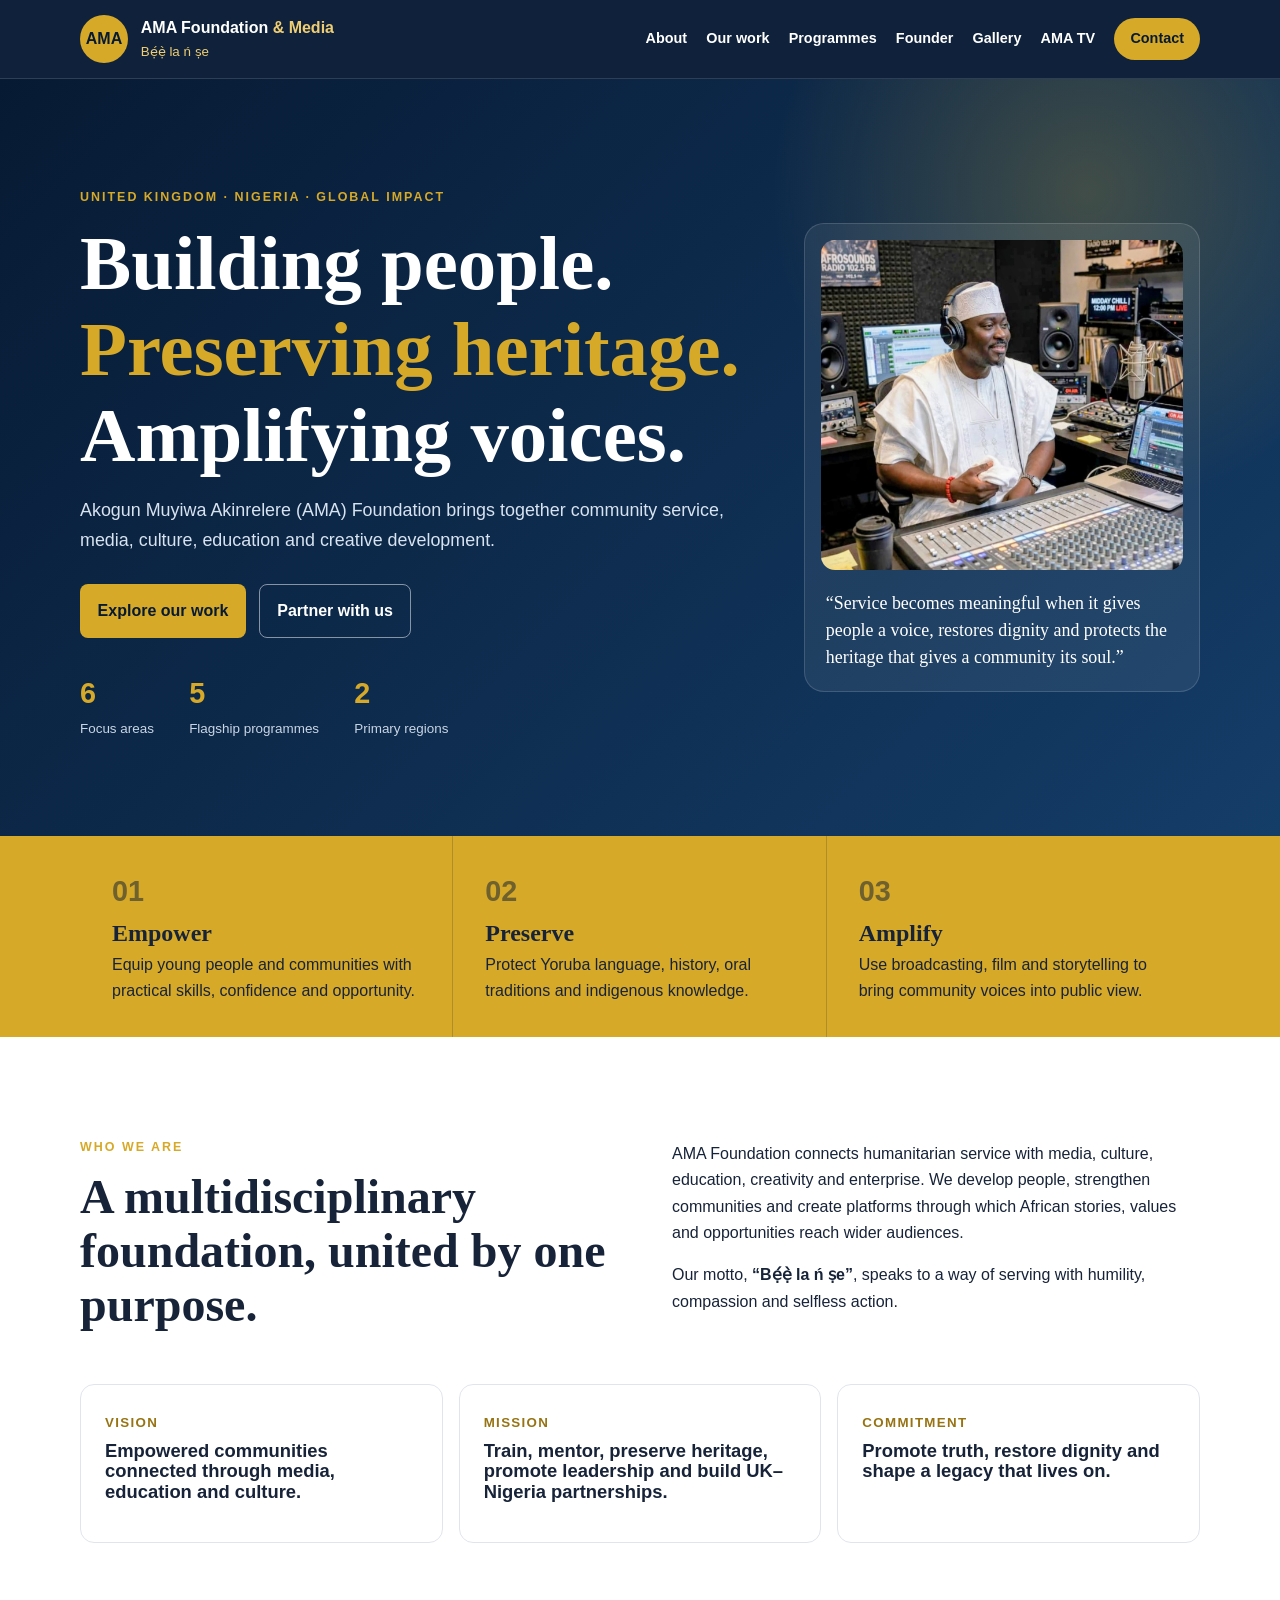
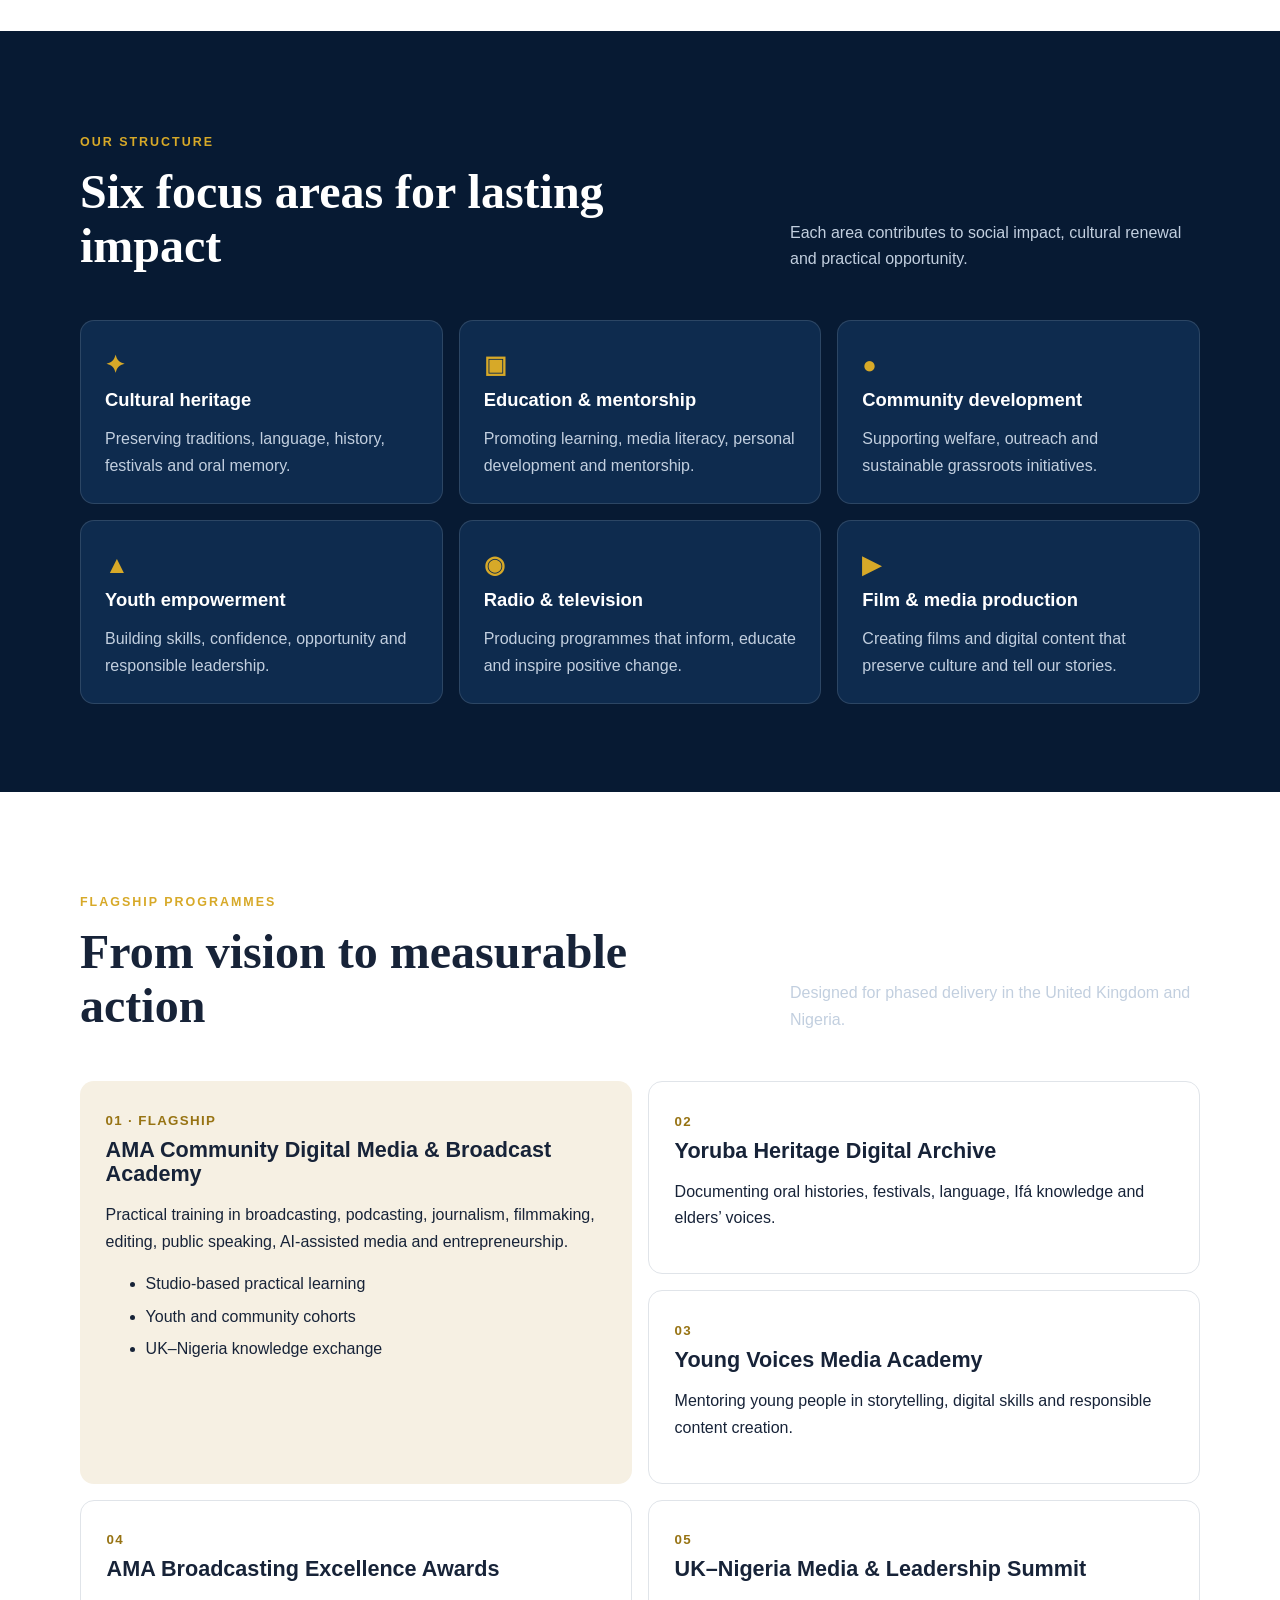
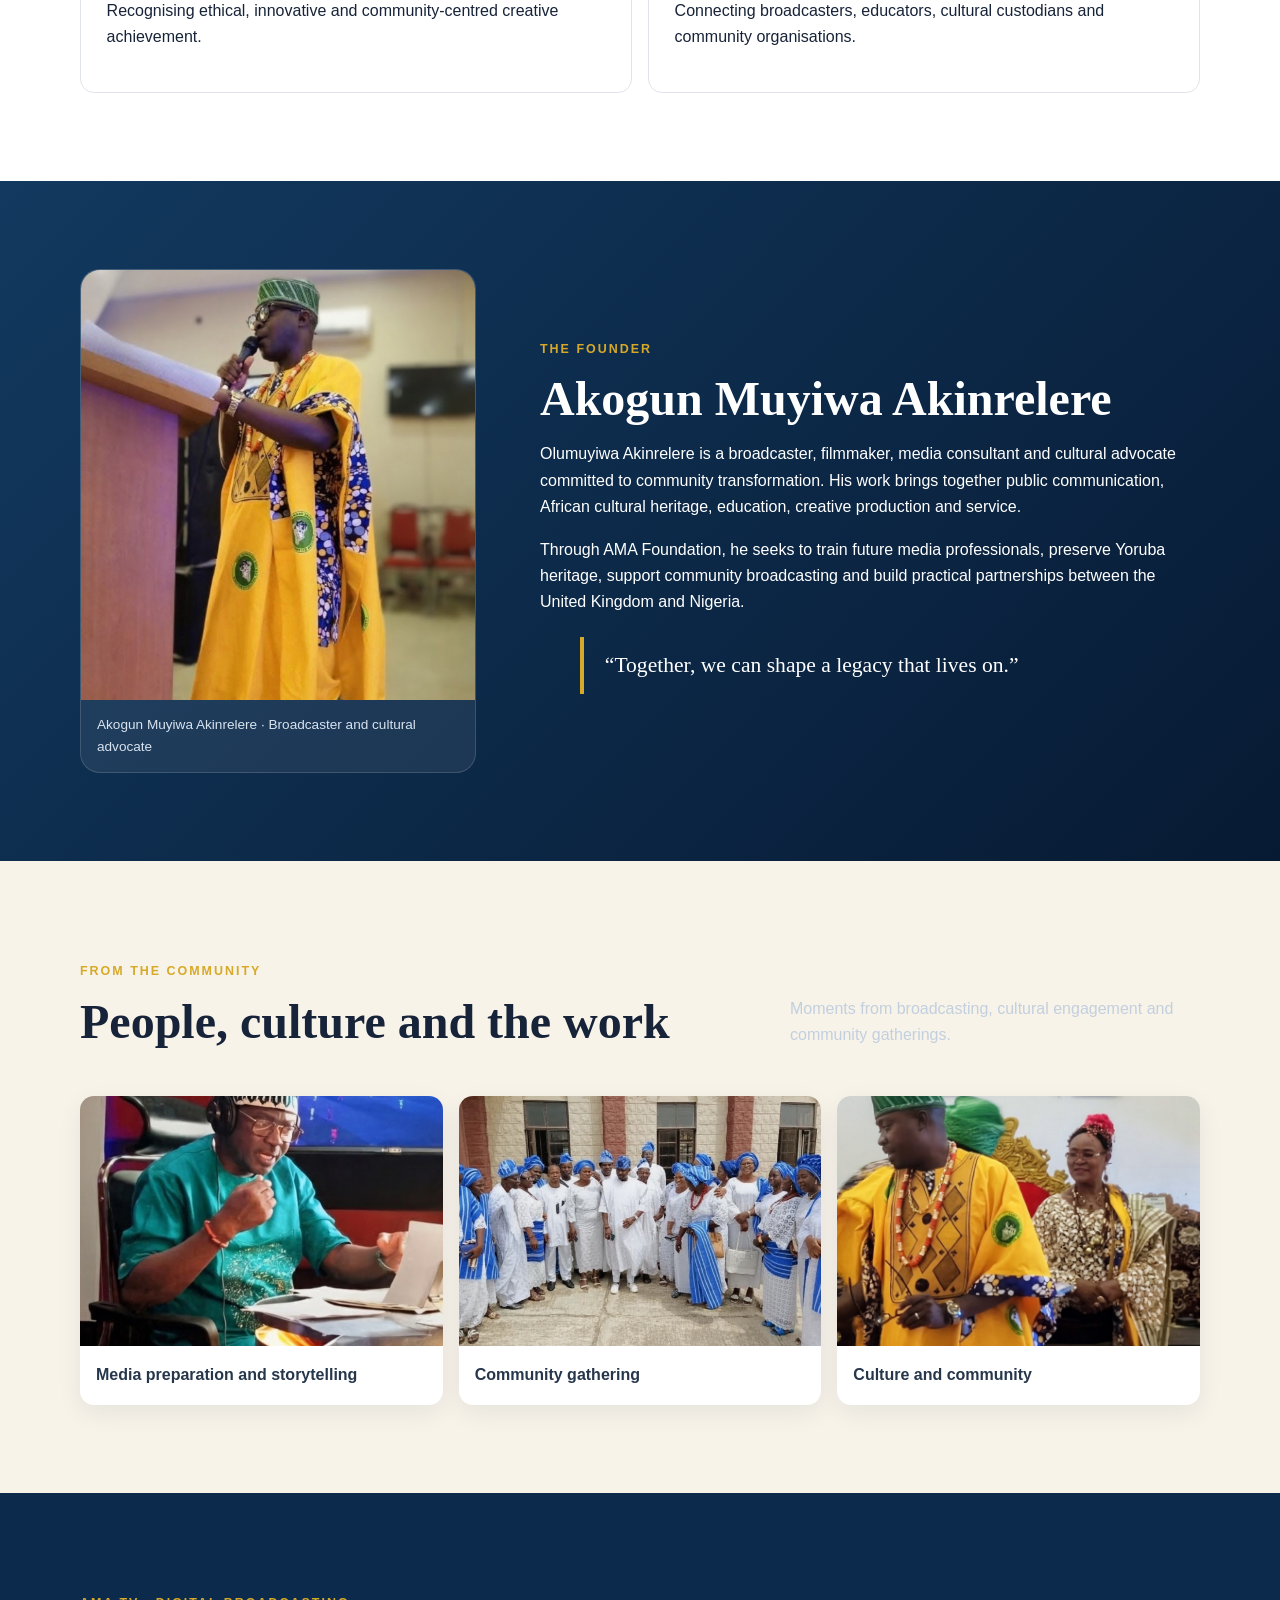
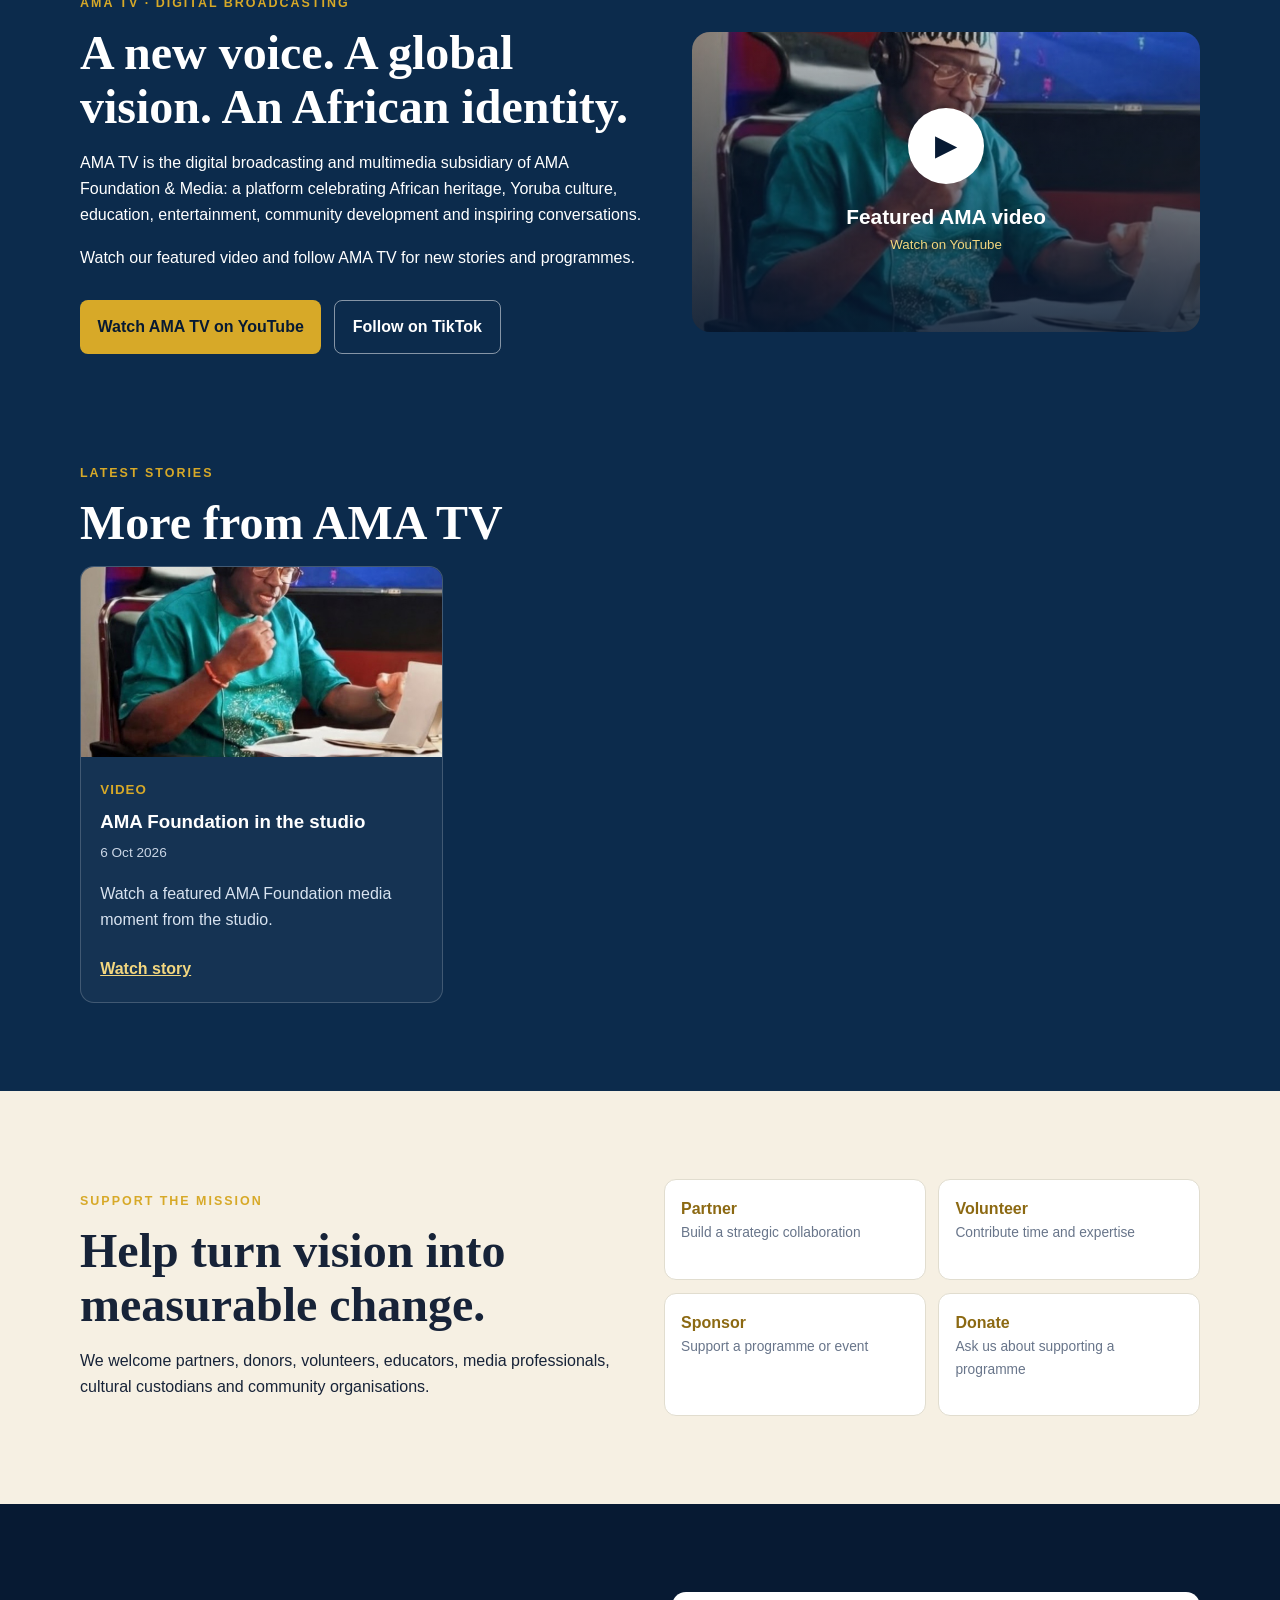
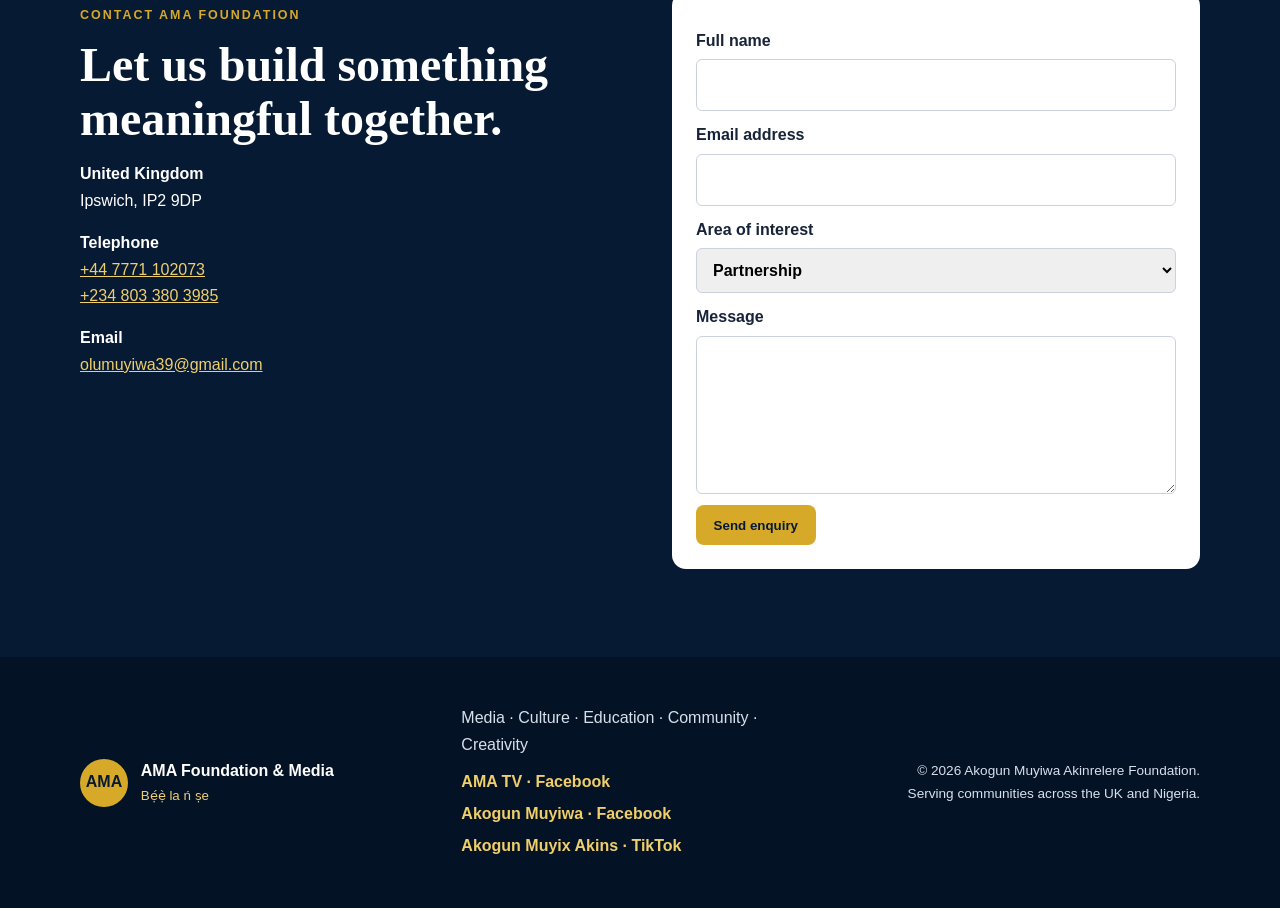
<file: index.html>
<!doctype html>
<html lang="en">
<head>
  <meta charset="utf-8"><meta name="viewport" content="width=device-width,initial-scale=1">
  <meta name="theme-color" content="#071a33">
  <meta name="description" content="AMA Foundation & Media builds people, preserves Yoruba heritage and amplifies community voices across the UK and Nigeria.">
  <meta property="og:title" content="AMA Foundation & Media"><meta property="og:description" content="Building people. Preserving heritage. Amplifying voices.">
  <title>AMA Foundation &amp; Media | Bẹ́ẹ̀ la ń ṣe</title><link rel="stylesheet" href="styles.css">
</head>
<body>
<a class="skip" href="#main">Skip to content</a>
<header class="header" id="top"><div class="wrap nav-wrap">
  <a class="brand" href="#top" aria-label="AMA Foundation home"><span class="logo">AMA</span><span><b>AMA Foundation <i>&amp; Media</i></b><small>Bẹ́ẹ̀ la ń ṣe</small></span></a>
  <button class="menu" aria-label="Open navigation" aria-expanded="false">☰</button>
  <nav class="nav"><a href="#about">About</a><a href="#focus">Our work</a><a href="#programmes">Programmes</a><a href="#founder">Founder</a><a href="#gallery">Gallery</a><a href="#ama-tv">AMA TV</a><a class="nav-button" href="#contact">Contact</a></nav>
</div></header>
<main id="main">
<section class="hero"><div class="wrap hero-grid"><div><p class="eyebrow">United Kingdom · Nigeria · Global impact</p><h1>Building people.<br><em>Preserving heritage.</em><br>Amplifying voices.</h1><p class="lead">Akogun Muyiwa Akinrelere (AMA) Foundation brings together community service, media, culture, education and creative development.</p><div class="actions"><a class="button gold" href="#programmes">Explore our work</a><a class="button ghost" href="#contact">Partner with us</a></div><div class="stats"><div><b>6</b><span>Focus areas</span></div><div><b>5</b><span>Flagship programmes</span></div><div><b>2</b><span>Primary regions</span></div></div></div>
<aside class="hero-card"><img class="hero-portrait" src="assets/hero-broadcaster.jpg" alt="Akogun Muyiwa Akinrelere in a radio studio"><blockquote>“Service becomes meaningful when it gives people a voice, restores dignity and protects the heritage that gives a community its soul.”</blockquote></aside></div></section>
<section class="principles"><div class="wrap three"><article><b>01</b><h2>Empower</h2><p>Equip young people and communities with practical skills, confidence and opportunity.</p></article><article><b>02</b><h2>Preserve</h2><p>Protect Yoruba language, history, oral traditions and indigenous knowledge.</p></article><article><b>03</b><h2>Amplify</h2><p>Use broadcasting, film and storytelling to bring community voices into public view.</p></article></div></section>
<section class="section" id="about"><div class="wrap split"><div><p class="kicker">Who we are</p><h2>A multidisciplinary foundation, united by one purpose.</h2></div><div><p>AMA Foundation connects humanitarian service with media, culture, education, creativity and enterprise. We develop people, strengthen communities and create platforms through which African stories, values and opportunities reach wider audiences.</p><p>Our motto, <b>“Bẹ́ẹ̀ la ń ṣe”</b>, speaks to a way of serving with humility, compassion and selfless action.</p></div></div><div class="wrap three light-cards"><article><small>Vision</small><h3>Empowered communities connected through media, education and culture.</h3></article><article><small>Mission</small><h3>Train, mentor, preserve heritage, promote leadership and build UK–Nigeria partnerships.</h3></article><article><small>Commitment</small><h3>Promote truth, restore dignity and shape a legacy that lives on.</h3></article></div></section>
<section class="section dark" id="focus"><div class="wrap heading"><div><p class="kicker">Our structure</p><h2>Six focus areas for lasting impact</h2></div><p>Each area contributes to social impact, cultural renewal and practical opportunity.</p></div><div class="wrap cards"><article><b>✦</b><h3>Cultural heritage</h3><p>Preserving traditions, language, history, festivals and oral memory.</p></article><article><b>▣</b><h3>Education &amp; mentorship</h3><p>Promoting learning, media literacy, personal development and mentorship.</p></article><article><b>●</b><h3>Community development</h3><p>Supporting welfare, outreach and sustainable grassroots initiatives.</p></article><article><b>▲</b><h3>Youth empowerment</h3><p>Building skills, confidence, opportunity and responsible leadership.</p></article><article><b>◉</b><h3>Radio &amp; television</h3><p>Producing programmes that inform, educate and inspire positive change.</p></article><article><b>▶</b><h3>Film &amp; media production</h3><p>Creating films and digital content that preserve culture and tell our stories.</p></article></div></section>
<section class="section" id="programmes"><div class="wrap heading"><div><p class="kicker">Flagship programmes</p><h2>From vision to measurable action</h2></div><p>Designed for phased delivery in the United Kingdom and Nigeria.</p></div><div class="wrap programme-grid"><article class="feature"><small>01 · Flagship</small><h3>AMA Community Digital Media &amp; Broadcast Academy</h3><p>Practical training in broadcasting, podcasting, journalism, filmmaking, editing, public speaking, AI-assisted media and entrepreneurship.</p><ul><li>Studio-based practical learning</li><li>Youth and community cohorts</li><li>UK–Nigeria knowledge exchange</li></ul></article><article><small>02</small><h3>Yoruba Heritage Digital Archive</h3><p>Documenting oral histories, festivals, language, Ifá knowledge and elders’ voices.</p></article><article><small>03</small><h3>Young Voices Media Academy</h3><p>Mentoring young people in storytelling, digital skills and responsible content creation.</p></article><article><small>04</small><h3>AMA Broadcasting Excellence Awards</h3><p>Recognising ethical, innovative and community-centred creative achievement.</p></article><article><small>05</small><h3>UK–Nigeria Media &amp; Leadership Summit</h3><p>Connecting broadcasters, educators, cultural custodians and community organisations.</p></article></div></section>
<section class="section founder" id="founder"><div class="wrap founder-grid"><figure class="founder-photo"><img src="assets/founder-speaking.jpg" alt="Akogun Muyiwa speaking at a cultural gathering"><figcaption>Akogun Muyiwa Akinrelere · Broadcaster and cultural advocate</figcaption></figure><div><p class="kicker">The founder</p><h2>Akogun Muyiwa Akinrelere</h2><p>Olumuyiwa Akinrelere is a broadcaster, filmmaker, media consultant and cultural advocate committed to community transformation. His work brings together public communication, African cultural heritage, education, creative production and service.</p><p>Through AMA Foundation, he seeks to train future media professionals, preserve Yoruba heritage, support community broadcasting and build practical partnerships between the United Kingdom and Nigeria.</p><blockquote>“Together, we can shape a legacy that lives on.”</blockquote></div></div></section>
<section class="section gallery" id="gallery"><div class="wrap heading"><div><p class="kicker">From the community</p><h2>People, culture and the work</h2></div><p>Moments from broadcasting, cultural engagement and community gatherings.</p></div><div class="wrap gallery-grid"><figure><img src="assets/studio-session.jpg" alt="Akogun Muyiwa working at a media desk"><figcaption>Media preparation and storytelling</figcaption></figure><figure><img src="assets/community-gathering.jpg" alt="Community members gathered in traditional blue and white attire"><figcaption>Community gathering</figcaption></figure><figure><img src="assets/culture-and-community.jpg" alt="Akogun Muyiwa at a cultural event with a fellow attendee"><figcaption>Culture and community</figcaption></figure></div></section>
<section class="section media" id="ama-tv"><div class="wrap media-grid"><div><p class="kicker">AMA TV · Digital broadcasting</p><h2>A new voice. A global vision. An African identity.</h2><p>AMA TV is the digital broadcasting and multimedia subsidiary of AMA Foundation &amp; Media: a platform celebrating African heritage, Yoruba culture, education, entertainment, community development and inspiring conversations.</p><p>Watch our featured video and follow AMA TV for new stories and programmes.</p><div class="actions"><a class="button gold" href="https://youtube.com/shorts/dcZYFoQj4rs" target="_blank" rel="noopener">Watch AMA TV on YouTube</a><a class="button ghost" href="https://www.tiktok.com/@akogun.muyix.akins" target="_blank" rel="noopener">Follow on TikTok</a></div></div><a class="video" href="https://youtube.com/shorts/dcZYFoQj4rs" target="_blank" rel="noopener" aria-label="Watch featured AMA video on YouTube"><span>▶</span><b>Featured AMA video</b><small>Watch on YouTube</small></a></div><div class="wrap media-library"><p class="kicker">Latest stories</p><h2>More from AMA TV</h2><div id="media-items" class="media-items" aria-live="polite"><p>Loading AMA TV stories…</p></div></div></section>
<section class="section support"><div class="wrap support-grid"><div><p class="kicker">Support the mission</p><h2>Help turn vision into measurable change.</h2><p>We welcome partners, donors, volunteers, educators, media professionals, cultural custodians and community organisations.</p></div><div class="support-list"><a href="#contact"><b>Partner</b><span>Build a strategic collaboration</span></a><a href="#contact"><b>Volunteer</b><span>Contribute time and expertise</span></a><a href="#contact"><b>Sponsor</b><span>Support a programme or event</span></a><a href="#contact"><b>Donate</b><span>Ask us about supporting a programme</span></a></div></div></section>
<section class="section contact" id="contact"><div class="wrap contact-grid"><div><p class="kicker">Contact AMA Foundation</p><h2>Let us build something meaningful together.</h2><p><b>United Kingdom</b><br>Ipswich, IP2 9DP</p><p><b>Telephone</b><br><a href="tel:+447771102073">+44 7771 102073</a><br><a href="tel:+2348033803985">+234 803 380 3985</a></p><p><b>Email</b><br><a href="mailto:olumuyiwa39@gmail.com">olumuyiwa39@gmail.com</a></p></div><form name="ama-enquiry" method="POST" data-netlify="true" netlify-honeypot="bot-field" action="/thanks.html"><input type="hidden" name="form-name" value="ama-enquiry"><p class="hidden"><label>Leave empty: <input name="bot-field"></label></p><label>Full name<input name="name" required></label><label>Email address<input type="email" name="email" required></label><label>Area of interest<select name="interest"><option>Partnership</option><option>Donation or sponsorship</option><option>Volunteer opportunity</option><option>Media or speaking invitation</option><option>Culture and research</option><option>General enquiry</option></select></label><label>Message<textarea name="message" rows="5" required></textarea></label><button class="button gold" type="submit">Send enquiry</button></form></div></section>
</main><footer><div class="wrap foot"><a class="brand" href="#top"><span class="logo">AMA</span><span><b>AMA Foundation &amp; Media</b><small>Bẹ́ẹ̀ la ń ṣe</small></span></a><p>Media · Culture · Education · Community · Creativity<br><span class="social-links"><a href="https://www.facebook.com/share/1WjLFFmF1a/" target="_blank" rel="noopener noreferrer">AMA TV · Facebook</a><a href="https://www.facebook.com/profile.php?id=100006631396128" target="_blank" rel="noopener noreferrer">Akogun Muyiwa · Facebook</a><a href="https://www.tiktok.com/@akogun.muyix.akins" target="_blank" rel="noopener noreferrer">Akogun Muyix Akins · TikTok</a></span></p><p>© <span id="year"></span> Akogun Muyiwa Akinrelere Foundation.<br>Serving communities across the UK and Nigeria.</p></div></footer><script src="script.js"></script>
</body></html>
</file>
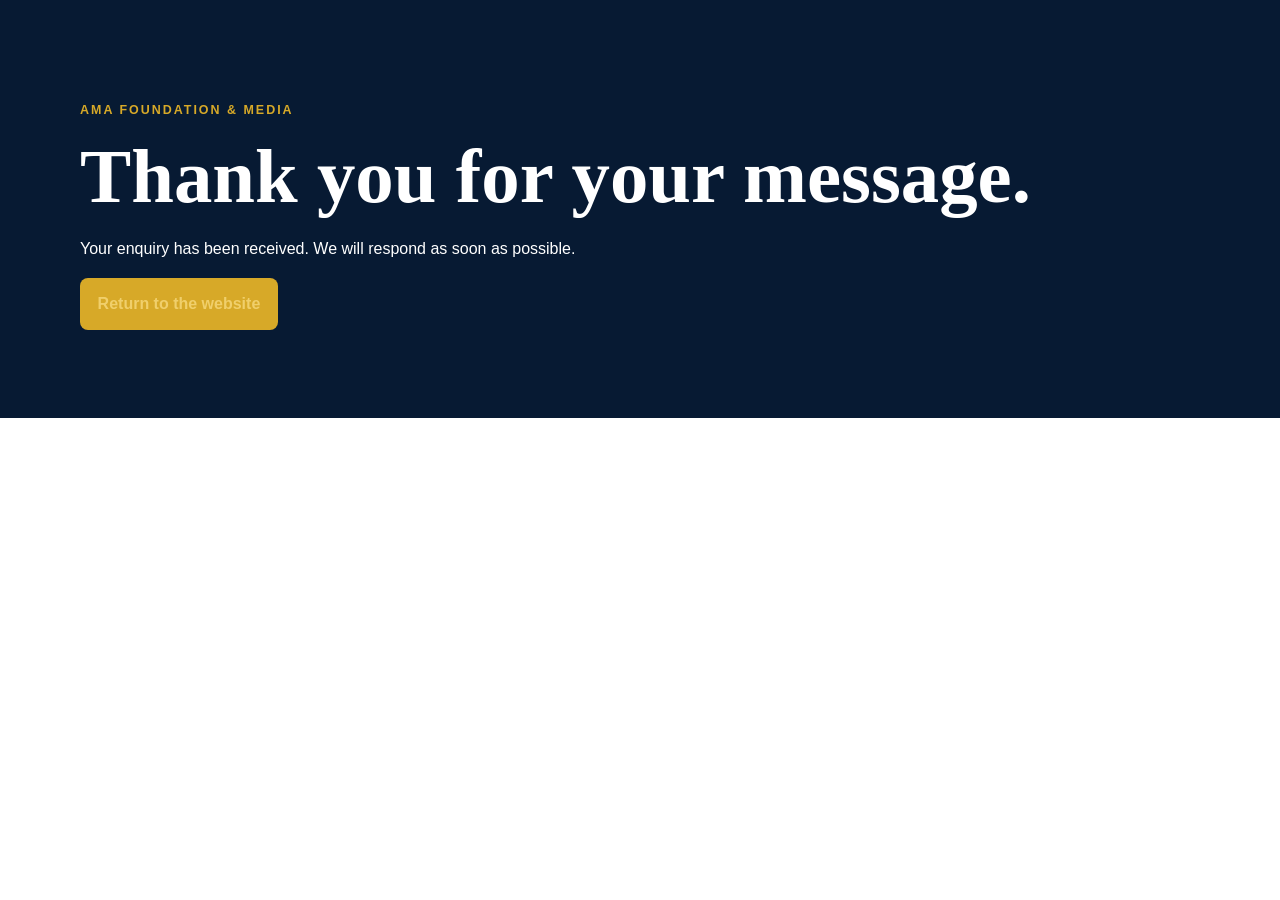
<file: thanks.html>
<!doctype html><html lang="en"><head><meta charset="utf-8"><meta name="viewport" content="width=device-width,initial-scale=1"><meta name="theme-color" content="#071a33"><title>Thank you | AMA Foundation</title><link rel="stylesheet" href="styles.css"></head><body><main class="section contact"><div class="wrap"><p class="kicker">AMA Foundation &amp; Media</p><h1>Thank you for your message.</h1><p>Your enquiry has been received. We will respond as soon as possible.</p><a class="button gold" href="/">Return to the website</a></div></main></body></html>
</file>
<file: styles.css>
:root{--navy:#071a33;--blue:#143d68;--gold:#d7a928;--cream:#f6f0e3;--ink:#172338;--muted:#68758a;--white:#fff}*{box-sizing:border-box}html{scroll-behavior:smooth}body{margin:0;font:16px/1.65 Arial,Helvetica,sans-serif;color:var(--ink)}.wrap{width:min(1120px,92%);margin:auto}.skip{position:absolute;left:-999px}.skip:focus{left:1rem;top:1rem;background:#fff;padding:1rem;z-index:99}.header{position:sticky;top:0;z-index:10;background:#071a33f5;border-bottom:1px solid #ffffff20}.nav-wrap{height:78px;display:flex;align-items:center;justify-content:space-between}.brand{display:flex;align-items:center;gap:.8rem;color:#fff;text-decoration:none}.logo{width:48px;height:48px;border-radius:50%;display:grid;place-items:center;background:var(--gold);color:var(--navy);font-weight:900}.brand b,.brand small{display:block}.brand i{font-style:normal;color:#efce73}.brand small{color:#efce73}.nav{display:flex;align-items:center;gap:1.2rem}.nav a{color:#fff;text-decoration:none;font-weight:700;font-size:.9rem}.nav a:hover{text-decoration:underline}.nav-button{border-radius:30px;padding:.55rem 1rem;background:var(--gold);color:var(--navy)!important}.menu{display:none;background:none;color:#fff;border:0;font-size:1.7rem}.hero{color:#fff;background:radial-gradient(circle at 85% 15%,#d7a92840,transparent 25%),linear-gradient(135deg,var(--navy),#143d68);padding:6rem 0}.hero-grid{display:grid;grid-template-columns:1.25fr .75fr;gap:4rem;align-items:center}.eyebrow,.kicker{color:var(--gold);font-size:.78rem;font-weight:800;text-transform:uppercase;letter-spacing:.16em}h1,h2,h3{line-height:1.12;margin:.3rem 0 1rem}h1,h2{font-family:Georgia,serif}h1{font-size:clamp(2.7rem,6vw,5rem)}h1 em{color:var(--gold);font-style:normal}.lead{max-width:660px;color:#d8e3f0;font-size:1.12rem}.actions{display:flex;gap:.8rem;flex-wrap:wrap;margin:1.8rem 0}.button{display:inline-flex;align-items:center;justify-content:center;padding:.8rem 1.1rem;border-radius:8px;text-decoration:none;font-weight:800;border:0;cursor:pointer}.gold{background:var(--gold);color:var(--navy)}.ghost{color:#fff;border:1px solid #ffffff80}.stats{display:flex;gap:2.2rem;margin-top:2rem}.stats b,.stats span{display:block}.stats b{font-size:1.8rem;color:var(--gold)}.stats span{font-size:.84rem;color:#cad6e5}.hero-card{padding:1rem;border-radius:20px;background:#ffffff12;border:1px solid #ffffff25}.portrait{height:290px;border-radius:14px;background:radial-gradient(circle at 70% 25%,#e9c15a,transparent 28%),linear-gradient(145deg,#1b4c7b,#08192e);display:grid;place-content:center;text-align:center;color:#fff;font-family:Georgia,serif;font-size:1.1rem}.portrait strong{font-size:2.1rem}.portrait small{display:block;margin-top:.8rem;color:#f3d77f;font:700 .75rem Arial;letter-spacing:.12em}.hero-card blockquote{font:1.12rem/1.5 Georgia,serif;margin:1.25rem .3rem .3rem}.principles{background:var(--gold)}.three{display:grid;grid-template-columns:repeat(3,1fr)}.principles article{padding:2rem;border-right:1px solid #071a3330}.principles article:last-child{border:0}.principles article>b{font-size:1.8rem;color:#071a3380}.principles h2{font-size:1.5rem;margin:.3rem 0}.principles p{margin:0}.section{padding:5.5rem 0}.split{display:grid;grid-template-columns:1fr 1fr;gap:4rem}.section h2{font-size:clamp(2rem,4vw,3rem)}.light-cards{gap:1rem;margin-top:2.3rem}.light-cards article{border:1px solid #e1e5eb;border-radius:14px;padding:1.5rem}.light-cards small,.programme-grid small{color:#977313;font-weight:800;text-transform:uppercase;letter-spacing:.1em}.light-cards h3{font-size:1.15rem}.dark{background:var(--navy);color:#fff}.heading{display:flex;align-items:end;justify-content:space-between;gap:3rem;margin-bottom:2rem}.heading>p{max-width:410px;color:#c2cfdf}.cards{display:grid;grid-template-columns:repeat(3,1fr);gap:1rem}.cards article{padding:1.5rem;background:#0e2b4e;border:1px solid #ffffff20;border-radius:14px}.cards article>b{color:var(--gold);font-size:1.5rem}.cards h3{font-size:1.15rem}.cards p{color:#c2cfdf;margin-bottom:0}.programme-grid{display:grid;grid-template-columns:repeat(2,1fr);gap:1rem}.programme-grid article{padding:1.6rem;border:1px solid #e0e4e9;border-radius:14px}.programme-grid .feature{grid-row:span 2;background:var(--cream);border:0}.programme-grid h3{font-size:1.35rem}.programme-grid li{margin:.4rem 0}.founder{background:linear-gradient(135deg,#12395f,#071a33);color:#fff}.founder-grid{display:grid;grid-template-columns:.75fr 1.25fr;gap:4rem;align-items:center}.founder-mark{min-height:360px;border-radius:20px;background:linear-gradient(145deg,#e5bb47,#986d0c);display:grid;place-content:center;text-align:center;color:var(--navy);padding:2rem}.founder-mark div{width:150px;height:150px;border:7px double var(--navy);border-radius:50%;display:grid;place-items:center;font-size:3rem;font-weight:900;margin:0 auto 1rem}.founder-mark b{letter-spacing:.12em}.founder blockquote{border-left:4px solid var(--gold);padding:1rem 1.3rem;font:1.35rem Georgia,serif}.media{background:#0c2b4c;color:#fff}.media-grid{display:grid;grid-template-columns:1fr .9fr;gap:3rem;align-items:center}.video{min-height:300px;border-radius:18px;background:linear-gradient(145deg,#d7a928,#8b6510);display:flex;flex-direction:column;align-items:center;justify-content:center;color:var(--navy);text-decoration:none}.video span{width:76px;height:76px;display:grid;place-items:center;border-radius:50%;background:#fff;font-size:1.8rem;margin-bottom:1rem}.video b{font-size:1.3rem}.support{background:var(--cream)}.support-grid{display:grid;grid-template-columns:1fr 1fr;gap:3rem}.support-list{display:grid;grid-template-columns:1fr 1fr;gap:.8rem}.support-list a{padding:1rem;background:#fff;border:1px solid #e1ddcf;border-radius:12px;text-decoration:none;color:var(--ink)}.support-list b,.support-list span{display:block}.support-list b{color:#8c6912}.support-list span{font-size:.86rem;color:var(--muted)}.contact{background:var(--navy);color:#fff}.contact-grid{display:grid;grid-template-columns:1fr 1fr;gap:4rem}.contact a{color:#f0cf6b}.contact form{background:#fff;color:var(--ink);padding:1.5rem;border-radius:14px}.contact label{display:block;font-weight:700;margin:.7rem 0}.contact input,.contact select,.contact textarea{width:100%;display:block;margin-top:.3rem;padding:.75rem;border:1px solid #cbd2dd;border-radius:6px;font:inherit}.hidden{display:none}footer{background:#041226;color:#d8e0eb;padding:2rem 0}.foot{display:grid;grid-template-columns:1fr 1fr 1fr;gap:1.5rem;align-items:center}.foot p:last-child{text-align:right;font-size:.85rem}.foot .brand{width:max-content}@media(max-width:850px){.menu{display:block}.nav{display:none;position:absolute;top:78px;left:0;right:0;background:var(--navy);padding:1.2rem;flex-direction:column}.nav.open{display:flex}.hero-grid,.split,.founder-grid,.media-grid,.support-grid,.contact-grid{grid-template-columns:1fr}.hero{padding:4rem 0}.three,.cards{grid-template-columns:1fr}.principles article{border-right:0;border-bottom:1px solid #071a3330}.light-cards{margin-top:1.5rem}.programme-grid{grid-template-columns:1fr}.programme-grid .feature{grid-row:auto}.heading{display:block}.stats{justify-content:space-between;gap:.7rem}.foot{grid-template-columns:1fr}.foot p:last-child{text-align:left}}
.media-library{margin-top:5rem}.media-items{display:grid;grid-template-columns:repeat(3,minmax(0,1fr));gap:1rem}.media-card{overflow:hidden;border:1px solid #ffffff30;border-radius:14px;background:#ffffff0a}.media-card img{width:100%;height:190px;object-fit:cover;display:block}.media-card>div{padding:1.2rem}.media-card small{color:var(--gold);font-weight:800;text-transform:uppercase;letter-spacing:.08em}.media-card h3{margin:.6rem 0}.media-card time{display:block;color:#cad6e5;font-size:.85rem}.media-card p{color:#d8e3f0}.media-card a{display:inline-block;color:#f3d77f;font-weight:800;margin-top:.4rem}.media-items>p{color:#d8e3f0}@media(max-width:850px){.media-items{grid-template-columns:1fr}}

.hero-portrait{width:100%;height:330px;display:block;object-fit:cover;object-position:center 38%;border-radius:14px}.founder-photo{margin:0;overflow:hidden;border-radius:20px;background:#ffffff12;border:1px solid #ffffff25}.founder-photo img{width:100%;height:430px;display:block;object-fit:cover;object-position:center 25%}.founder-photo figcaption{padding:.85rem 1rem;color:#d8e3f0;font-size:.85rem}.gallery{background:#f7f3e9}.gallery-grid{display:grid;grid-template-columns:repeat(3,1fr);gap:1rem}.gallery-grid figure{margin:0;overflow:hidden;border-radius:14px;background:#fff;box-shadow:0 8px 24px #071a3312}.gallery-grid img{display:block;width:100%;height:250px;object-fit:cover}.gallery-grid figcaption{padding:1rem;font-weight:700;color:#26364b}.video{background:linear-gradient(180deg,#071a3330,#071a33d9),url("assets/studio-session.jpg") center 40%/cover;color:#fff}.video span{color:var(--navy)}.video small{color:#f3d77f}@media(max-width:850px){.gallery-grid{grid-template-columns:1fr}.gallery-grid img{height:260px}.founder-photo img{height:390px}}

.social-links{display:flex;flex-direction:column;gap:.35rem;margin-top:.7rem}.social-links a{color:#f0cf6b;text-decoration:none;font-weight:700}.social-links a:hover{text-decoration:underline}
</file>
